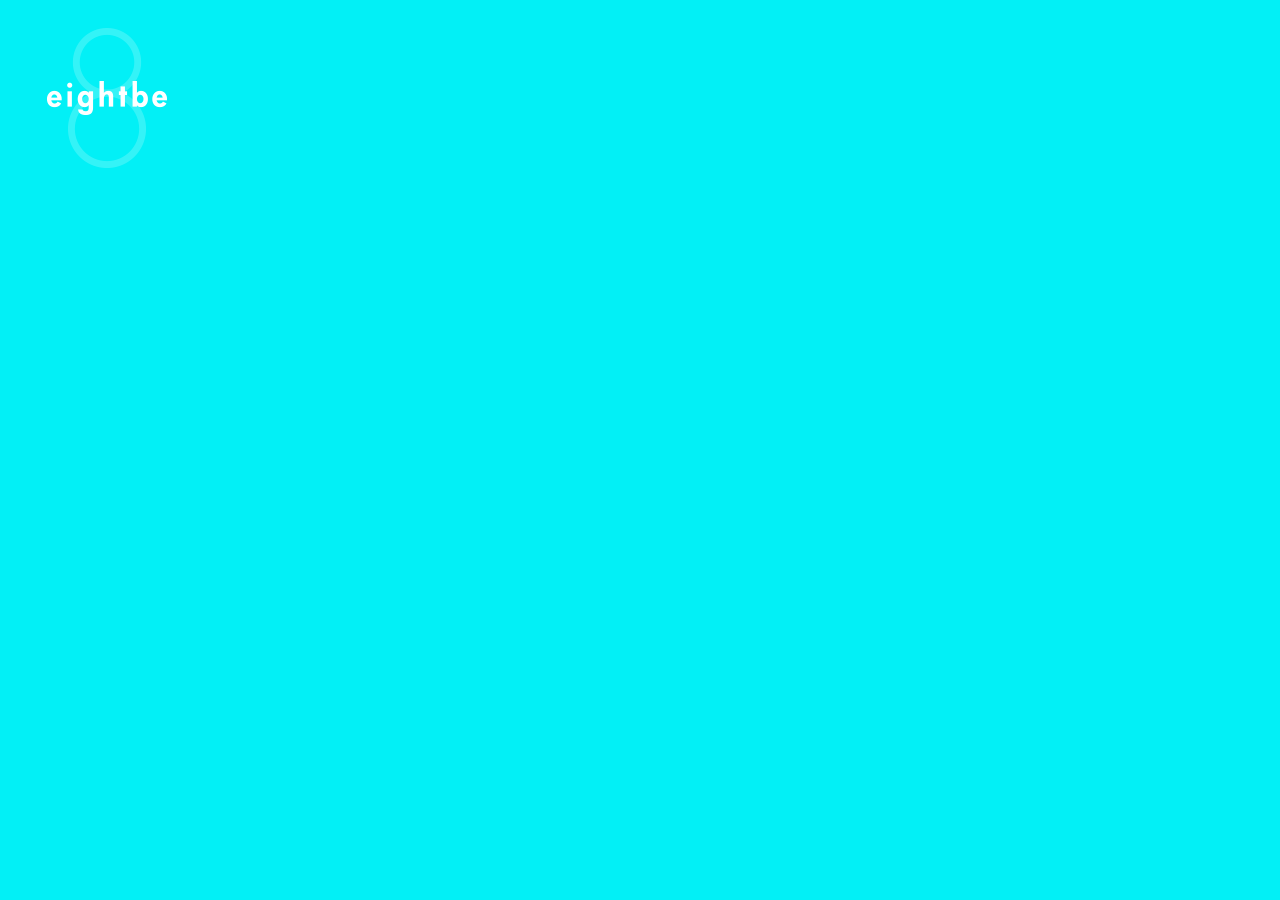
<file: kurukuru/index.html>
<!DOCTYPE html>
<html lang="ja">
	<head>
	<meta charset="utf-8" />
	<title>8の字アニメーション</title>
		<style>

/*--------------------
	header
---------------------*/
#header {
	z-index: 5;
	position: relative;
	height: 180px;
}

.header_logo {
	position: absolute;
	width: 78px;
	height: 140px;
	top: 20px;
	left: 60px;
}

.header_eight {
	position: absolute;
	width: 78px;
	height: 140px;
	background: rgba(255,255,255,0.2);
	mask-image: url("../images/8.svg");
	-webkit-mask-image: url("../images/8.svg");
	-webkit-mask-image: url("../images/8.png");
}

.eight_top {
	position: absolute;
	top: -2px;
	left: 3px;
	width: 72px;
	height: 72px;
	transform: rotate(-135deg);
	opacity: 0;
	transition:  opacity 1s;
}

.eight_bottom {
	position: absolute;
	bottom: -2px;
	left: -1px;
	width: 80px;
	height: 80px;
	transform: rotate(45deg);
	opacity: 0;
	transition:  opacity 1s .5s;
}

.eight_top:before,
.eight_bottom:before {
	content: '';
	display: block;
	position: absolute;
	top: -35px;
	left:  -35px;
	background: url("../images/hikari.png") no-repeat center center;
	width: 95px;
	height: 96px;
}

.header_logo_text {
	position: absolute;
	top: 53px;
	left: 50%;
	margin-left: -60px;
}

.header_logo:hover .eight_top {
	animation: logoAnimeTop 1s  ;
	animation-fill-mode: forwards;
	animation-timing-function: ease-in;
	opacity: 0.5;
}
@-webkit-keyframes logoAnimeTop {
	0%{
		-webkit-transform: rotate(-135deg);
		transform: rotate(-135deg);
	}
	55%{
		-webkit-transform: rotate(225deg);
		transform: rotate(225deg);
	}
	100%{
		-webkit-transform: rotate(225deg);
		transform: rotate(225deg);
	}
}

.header_logo:hover .eight_bottom {
	animation: logoAnimeBottom 1s  ;
	animation-fill-mode: forwards;
	animation-timing-function: ease-out;
	opacity: 1;
}
@-webkit-keyframes logoAnimeBottom {
	0%{
		-webkit-transform: rotate(45deg);
		transform: rotate(45deg);
	}
	55%{
		-webkit-transform: rotate(45deg);
		transform: rotate(45deg);
	}
	100%{
		-webkit-transform: rotate(-315deg);
		transform: rotate(-315deg);
	}
}

#header h1 {
	padding-top: 40px;
	color: #fff;
	text-align: center;
}

#header h1 span.jp {
	letter-spacing: 0.75em;
	display: block;
}

#header h1 span.en {
	font-size: 72px;
	display: block;
	line-height: 1;
	font-weight: 200;
	letter-spacing: 0.15em;
	padding-left: 0.075em;
}


		</style>
	</head>
	<body style="background: #02f0f6;">
		<div id="header">
			<a href="../" class="header_logo" >
				<div class="header_eight">
					<div class="eight_top"></div>
					<div class="eight_bottom"></div>
				</div>
				<img class="header_logo_text" src="../images/head_logo.png" width="" alt="eightbe" />
			</a>
		</div>
	</body>
</html>
</file>
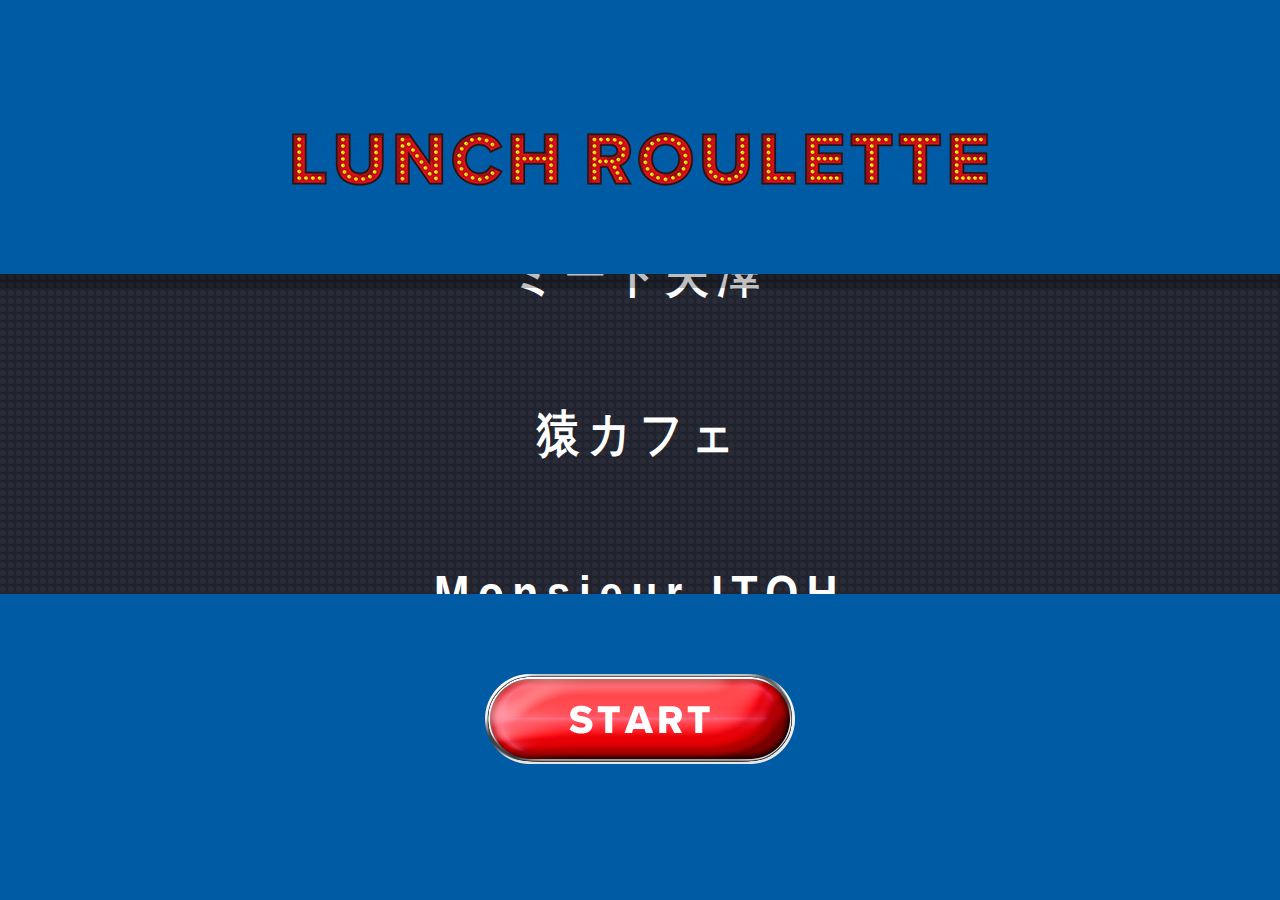
<file: lunch/index.html>
<!doctype html>
<html>
<head>
<meta charset="utf-8">
<meta name="viewport" content="width=device-width,initial-scale=1">
<title>ランチルーレット</title>
<script src="https://ajax.googleapis.com/ajax/libs/jquery/2.2.4/jquery.min.js"></script>
<script src="./js/jquery.easie-min.js"></script>
<script src="./js/index.js"></script>
<link rel="stylesheet" media="all" type="text/css" href="./css/normalize.css" />
<link rel="stylesheet" media="all" type="text/css" href="./css/index.css" />
</head>
<body>
	<div id="preload"></div>
	<div id="main_container">
		<div class="main">
			<h1 class="ttl"><img src="./images/ttl.jpg" width="" alt="ランチルーレット"></h1>
			<div id="roulette">
				<div class="viewarea">
					<div class="wrapper">
						<ul class="shoplist">
							<li>おらが蕎麦</li>
							<li>かつや</li>
							<li>キャンプカレー</li>
							<li>サイゼリア</li>
							<li>さかなやま</li>
							<li>サブウェイ</li>
							<li>じゃけん</li>
							<li>テング酒場</li>
							<li>東京純豆腐</li>
							<li>丸亀製麺</li>
							<li>まるさ水産</li>
							<li>CoCo壱番屋</li>
							<li>しびかま</li>
							<li>きときと</li>
							<li>シルクロード</li>
							<li>百楽</li>
							<li>味仙</li>
							<li>猪口猪口</li>
							<li>歌志軒</li>
							<li>ふらり寿司</li>
							<li>FOR YOU</li>
							<li>Seconda Bambina</li>
							<li>2019</li>
							<li>ソウルダイニング</li>
							<li>想吃担担面</li>
							<li>洋麺屋五右衛門</li>
							<li>とんかつ和幸</li>
							<li>まぐろ小屋本店</li>
							<li>素材屋</li>
							<li>小樽食堂</li>
							<li>ためつ食堂</li>
							<li>サラダボウル</li>
							<li>ホルモンしょうや</li>
							<li>もんじゃ屋</li>
							<li>からあげマウンテン</li>
							<li>聖HIJIRI</li>
							<li>なか卯</li>
							<li>chacha</li>
							<li>ロビコネ</li>
							<li>きたろう</li>
							<li>肉魂</li>
							<li>次郎</li>
							<li>大戸屋</li>
							<li>めしのすけ</li>
							<li>アクバル</li>
							<li>樞</li>
							<li>朧月夜</li>
							<li>魚忠</li>
							<li>レイヤーズ</li>
							<li>びっくりドンキー</li>
							<li>安曇野庵</li>
							<li>銀座ライオン</li>
							<li>神戸六甲道・ぎゅんた</li>
							<li>ミート矢澤</li>
							<li>猿カフェ</li>
							<li>Monsieur ITOH</li>
						</ul>
					</div>
				</div>
			</div>
			<button id="button"></button>
			<!--<a href="javascript:void(0);" id="btn_shuffle">シャッフルする</a>-->
		</div>
	</div>
	<div id="test"style="position: fixed; top:0;right: 0;z-index: 9999;font-size: 30px;color: #fff;"></div>
	<div id="test2"style="position: fixed; top:0;left: 0;z-index: 9999;font-size: 30px;color: #fff;"></div>
</body>
</html>
</file>
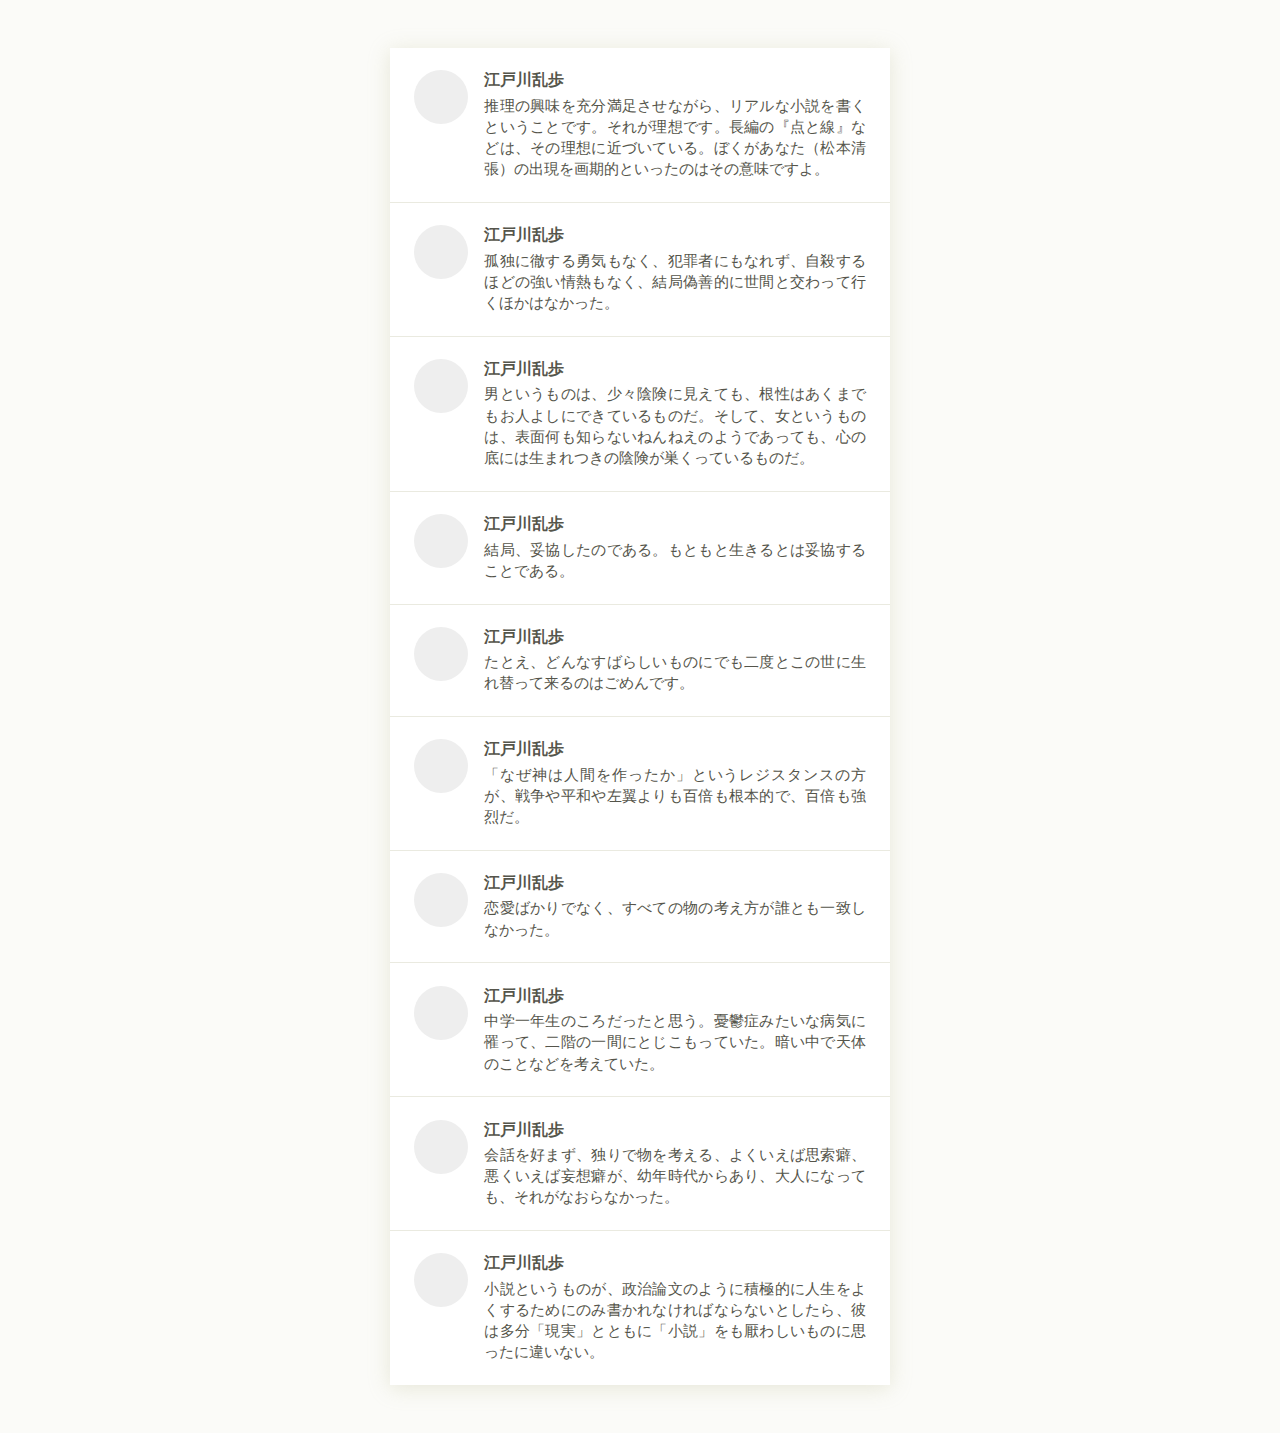
<file: modal/index.html>
<!DOCTYPE html>
<html lang="ja">
<head>
	<meta charset="UTF-8">
	<meta name="viewport" content="width=device-width, initial-scale=1.0">
	<meta http-equiv="X-UA-Compatible" content="ie=edge">
	<title>JSでiOSにも配慮した背景固定なスクロール対応のモーダルウィンドウ</title>
	<link rel="stylesheet" type="text/css" href="./css/index.css"/>
	<script src="http://code.jquery.com/jquery-3.3.1.min.js"></script>
	<script type="text/javascript" src="./js/index.js"></script>
</head>
<body>
	<ol class="timeline">
		<li data-modal="modal_a">
			<div class="avatar"></div>
			<section class="content">
				<span>江戸川乱歩</span>
				<p>推理の興味を充分満足させながら、リアルな小説を書くということです。それが理想です。長編の『点と線』などは、その理想に近づいている。ぼくがあなた（松本清張）の出現を画期的といったのはその意味ですよ。</p>
			</section>
		</li>
		<li data-modal="modal_b">
			<div class="avatar"></div>
			<section class="content">
				<span>江戸川乱歩</span>
				<p>孤独に徹する勇気もなく、犯罪者にもなれず、自殺するほどの強い情熱もなく、結局偽善的に世間と交わって行くほかはなかった。</p>
			</section>
		</li>
		<li data-modal="modal_c">
			<div class="avatar"></div>
			<section class="content">
				<span>江戸川乱歩</span>
				<p>男というものは、少々陰険に見えても、根性はあくまでもお人よしにできているものだ。そして、女というものは、表面何も知らないねんねえのようであっても、心の底には生まれつきの陰険が巣くっているものだ。</p>
			</section>
		</li>
		<li data-modal="modal_d">
			<div class="avatar"></div>
			<section class="content">
				<span>江戸川乱歩</span>
				<p>結局、妥協したのである。もともと生きるとは妥協することである。</p>
			</section>
		</li>
		<li data-modal="modal_a">
			<div class="avatar"></div>
			<section class="content">
				<span>江戸川乱歩</span>
				<p>たとえ、どんなすばらしいものにでも二度とこの世に生れ替って来るのはごめんです。</p>
			</section>
		</li>
		<li data-modal="modal_b">
			<div class="avatar"></div>
			<section class="content">
				<span>江戸川乱歩</span>
				<p>「なぜ神は人間を作ったか」というレジスタンスの方が、戦争や平和や左翼よりも百倍も根本的で、百倍も強烈だ。</p>
			</section>
		</li>
		<li data-modal="modal_c">
			<div class="avatar"></div>
			<section class="content">
				<span>江戸川乱歩</span>
				<p>恋愛ばかりでなく、すべての物の考え方が誰とも一致しなかった。</p>
			</section>
		</li>
		<li data-modal="modal_d">
			<div class="avatar"></div>
			<section class="content">
				<span>江戸川乱歩</span>
				<p>中学一年生のころだったと思う。憂鬱症みたいな病気に罹って、二階の一間にとじこもっていた。暗い中で天体のことなどを考えていた。</p>
			</section>
		</li>
		<li data-modal="modal_e">
			<div class="avatar"></div>
			<section class="content">
				<span>江戸川乱歩</span>
				<p>会話を好まず、独りで物を考える、よくいえば思索癖、悪くいえば妄想癖が、幼年時代からあり、大人になっても、それがなおらなかった。</p>
			</section>
		</li>
		<li data-modal="modal_f">
			<div class="avatar"></div>
			<section class="content">
				<span>江戸川乱歩</span>
				<p>小説というものが、政治論文のように積極的に人生をよくするためにのみ書かれなければならないとしたら、彼は多分「現実」とともに「小説」をも厭わしいものに思ったに違いない。</p>
			</section>
		</li>
	</ol>
	<div class="overlay">
		<div class="container">
			<div class="inner">
				<ul class="modal_list">
					<li class="modal" id="modal_a">
						<p>さて、何から書き初めたらいいのか、余りに人間離れのした、奇怪千万な事実なので、こうした、人間世界で使われる、手紙という様な方法では、妙に面おもはゆくて、筆の鈍るのを覚えます。でも、迷っていても仕方がございません。兎も角も、事の起りから、順を追って、書いて行くことに致しましょう。</p>
						<p>私は生れつき、世にも醜い容貌の持主でございます。これをどうか、はっきりと、お覚えなすっていて下さいませ。そうでないと、若し、あなたが、この無躾な願いを容いれて、私にお逢あい下さいました場合、たださえ醜い私の顔が、長い月日の不健康な生活の為ために、二ふた目と見られぬ、ひどい姿になっているのを、何の予備知識もなしに、あなたに見られるのは、私としては、堪たえ難がたいことでございます。</p>
						<p>私という男は、何と因果な生れつきなのでありましょう。そんな醜い容貌を持ちながら、胸の中では、人知れず、世にも烈はげしい情熱を、燃もやしていたのでございます。私は、お化ばけのような顔をした、その上極ごく貧乏な、一職人に過ぎない私の現実を忘れて、身の程知らぬ、甘美な、贅沢ぜいたくな、種々様々の「夢」にあこがれていたのでございます。</p>
						<p>私が若し、もっと豊な家に生れていましたなら、金銭の力によって、色々の遊戯に耽ふけり、醜貌しゅうぼうのやるせなさを、まぎらすことが出来たでもありましょう。それとも又、私に、もっと芸術的な天分が、与えられていましたなら、例えば美しい詩歌によって、此世このよの味気あじきなさを、忘れることが出来たでもありましょう。併しかし、不幸な私は、何いずれの恵みにも浴することが出来ず、哀れな、一家具職人の子として、親譲りの仕事によって、其日そのひ其日の暮しを、立てて行く外ほかはないのでございました。</p>
						<p>私の専門は、様々の椅子いすを作ることでありました。私の作った椅子は、どんな難しい註文主にも、きっと気に入るというので、商会でも、私には特別に目をかけて、仕事も、上物じょうものばかりを、廻して呉くれて居りました。そんな上物になりますと、凭もたれや肘掛ひじかけの彫りものに、色々むずかしい註文があったり、クッションの工合ぐあい、各部の寸法などに、微妙な好みがあったりして、それを作る者には、一寸ちょっと素人の想像出来ない様な苦心が要るのでございますが、でも、苦心をすればした丈け、出来上った時の愉快というものはありません。生意気を申す様ですけれど、その心持ちは、芸術家が立派な作品を完成した時の喜びにも、比ぶべきものではないかと存じます。</p>
						<button class="button" type="button">閉じる</button>
					</li>
					<li class="modal" id="modal_b">
						<p>私が若し、もっと豊な家に生れていましたなら、金銭の力によって、色々の遊戯に耽ふけり、醜貌しゅうぼうのやるせなさを、まぎらすことが出来たでもありましょう。それとも又、私に、もっと芸術的な天分が、与えられていましたなら、例えば美しい詩歌によって、此世このよの味気あじきなさを、忘れることが出来たでもありましょう。併しかし、不幸な私は、何いずれの恵みにも浴することが出来ず、哀れな、一家具職人の子として、親譲りの仕事によって、其日そのひ其日の暮しを、立てて行く外ほかはないのでございました。</p>
						<p>私の専門は、様々の椅子いすを作ることでありました。私の作った椅子は、どんな難しい註文主にも、きっと気に入るというので、商会でも、私には特別に目をかけて、仕事も、上物じょうものばかりを、廻して呉くれて居りました。そんな上物になりますと、凭もたれや肘掛ひじかけの彫りものに、色々むずかしい註文があったり、クッションの工合ぐあい、各部の寸法などに、微妙な好みがあったりして、それを作る者には、一寸ちょっと素人の想像出来ない様な苦心が要るのでございますが、でも、苦心をすればした丈け、出来上った時の愉快というものはありません。生意気を申す様ですけれど、その心持ちは、芸術家が立派な作品を完成した時の喜びにも、比ぶべきものではないかと存じます。</p>
						<button class="button" type="button">閉じる</button>
					</li>
					<li class="modal" id="modal_c">
						<p>私が若し、もっと豊な家に生れていましたなら、金銭の力によって、色々の遊戯に耽ふけり、醜貌しゅうぼうのやるせなさを、まぎらすことが出来たでもありましょう。それとも又、私に、もっと芸術的な天分が、与えられていましたなら、例えば美しい詩歌によって、此世このよの味気あじきなさを、忘れることが出来たでもありましょう。併しかし、不幸な私は、何いずれの恵みにも浴することが出来ず、哀れな、一家具職人の子として、親譲りの仕事によって、其日そのひ其日の暮しを、立てて行く外ほかはないのでございました。</p>
						<p>私の専門は、様々の椅子いすを作ることでありました。私の作った椅子は、どんな難しい註文主にも、きっと気に入るというので、商会でも、私には特別に目をかけて、仕事も、上物じょうものばかりを、廻して呉くれて居りました。そんな上物になりますと、凭もたれや肘掛ひじかけの彫りものに、色々むずかしい註文があったり、クッションの工合ぐあい、各部の寸法などに、微妙な好みがあったりして、それを作る者には、一寸ちょっと素人の想像出来ない様な苦心が要るのでございますが、でも、苦心をすればした丈け、出来上った時の愉快というものはありません。生意気を申す様ですけれど、その心持ちは、芸術家が立派な作品を完成した時の喜びにも、比ぶべきものではないかと存じます。</p>
						<button class="button" type="button">閉じる</button>
					</li>
					<li class="modal" id="modal_d">
						<p>さて、何から書き初めたらいいのか、余りに人間離れのした、奇怪千万な事実なので、こうした、人間世界で使われる、手紙という様な方法では、妙に面おもはゆくて、筆の鈍るのを覚えます。でも、迷っていても仕方がございません。兎も角も、事の起りから、順を追って、書いて行くことに致しましょう。</p>
						<p>私は生れつき、世にも醜い容貌の持主でございます。これをどうか、はっきりと、お覚えなすっていて下さいませ。そうでないと、若し、あなたが、この無躾な願いを容いれて、私にお逢あい下さいました場合、たださえ醜い私の顔が、長い月日の不健康な生活の為ために、二ふた目と見られぬ、ひどい姿になっているのを、何の予備知識もなしに、あなたに見られるのは、私としては、堪たえ難がたいことでございます。</p>
						<p>私という男は、何と因果な生れつきなのでありましょう。そんな醜い容貌を持ちながら、胸の中では、人知れず、世にも烈はげしい情熱を、燃もやしていたのでございます。私は、お化ばけのような顔をした、その上極ごく貧乏な、一職人に過ぎない私の現実を忘れて、身の程知らぬ、甘美な、贅沢ぜいたくな、種々様々の「夢」にあこがれていたのでございます。</p>
						<p>私が若し、もっと豊な家に生れていましたなら、金銭の力によって、色々の遊戯に耽ふけり、醜貌しゅうぼうのやるせなさを、まぎらすことが出来たでもありましょう。それとも又、私に、もっと芸術的な天分が、与えられていましたなら、例えば美しい詩歌によって、此世このよの味気あじきなさを、忘れることが出来たでもありましょう。併しかし、不幸な私は、何いずれの恵みにも浴することが出来ず、哀れな、一家具職人の子として、親譲りの仕事によって、其日そのひ其日の暮しを、立てて行く外ほかはないのでございました。</p>
						<p>私の専門は、様々の椅子いすを作ることでありました。私の作った椅子は、どんな難しい註文主にも、きっと気に入るというので、商会でも、私には特別に目をかけて、仕事も、上物じょうものばかりを、廻して呉くれて居りました。そんな上物になりますと、凭もたれや肘掛ひじかけの彫りものに、色々むずかしい註文があったり、クッションの工合ぐあい、各部の寸法などに、微妙な好みがあったりして、それを作る者には、一寸ちょっと素人の想像出来ない様な苦心が要るのでございますが、でも、苦心をすればした丈け、出来上った時の愉快というものはありません。生意気を申す様ですけれど、その心持ちは、芸術家が立派な作品を完成した時の喜びにも、比ぶべきものではないかと存じます。</p>
						<button class="button" type="button">閉じる</button>
					</li>
					<li class="modal" id="modal_e">
						<p>私が若し、もっと豊な家に生れていましたなら、金銭の力によって、色々の遊戯に耽ふけり、醜貌しゅうぼうのやるせなさを、まぎらすことが出来たでもありましょう。それとも又、私に、もっと芸術的な天分が、与えられていましたなら、例えば美しい詩歌によって、此世このよの味気あじきなさを、忘れることが出来たでもありましょう。併しかし、不幸な私は、何いずれの恵みにも浴することが出来ず、哀れな、一家具職人の子として、親譲りの仕事によって、其日そのひ其日の暮しを、立てて行く外ほかはないのでございました。</p>
						<p>私の専門は、様々の椅子いすを作ることでありました。私の作った椅子は、どんな難しい註文主にも、きっと気に入るというので、商会でも、私には特別に目をかけて、仕事も、上物じょうものばかりを、廻して呉くれて居りました。そんな上物になりますと、凭もたれや肘掛ひじかけの彫りものに、色々むずかしい註文があったり、クッションの工合ぐあい、各部の寸法などに、微妙な好みがあったりして、それを作る者には、一寸ちょっと素人の想像出来ない様な苦心が要るのでございますが、でも、苦心をすればした丈け、出来上った時の愉快というものはありません。生意気を申す様ですけれど、その心持ちは、芸術家が立派な作品を完成した時の喜びにも、比ぶべきものではないかと存じます。</p>
						<button class="button" type="button">閉じる</button>
					</li>
					<li class="modal" id="modal_f">
						<p>さて、何から書き初めたらいいのか、余りに人間離れのした、奇怪千万な事実なので、こうした、人間世界で使われる、手紙という様な方法では、妙に面おもはゆくて、筆の鈍るのを覚えます。でも、迷っていても仕方がございません。兎も角も、事の起りから、順を追って、書いて行くことに致しましょう。</p>
						<p>私は生れつき、世にも醜い容貌の持主でございます。これをどうか、はっきりと、お覚えなすっていて下さいませ。そうでないと、若し、あなたが、この無躾な願いを容いれて、私にお逢あい下さいました場合、たださえ醜い私の顔が、長い月日の不健康な生活の為ために、二ふた目と見られぬ、ひどい姿になっているのを、何の予備知識もなしに、あなたに見られるのは、私としては、堪たえ難がたいことでございます。</p>
						<p>私という男は、何と因果な生れつきなのでありましょう。そんな醜い容貌を持ちながら、胸の中では、人知れず、世にも烈はげしい情熱を、燃もやしていたのでございます。私は、お化ばけのような顔をした、その上極ごく貧乏な、一職人に過ぎない私の現実を忘れて、身の程知らぬ、甘美な、贅沢ぜいたくな、種々様々の「夢」にあこがれていたのでございます。</p>
						<p>私が若し、もっと豊な家に生れていましたなら、金銭の力によって、色々の遊戯に耽ふけり、醜貌しゅうぼうのやるせなさを、まぎらすことが出来たでもありましょう。それとも又、私に、もっと芸術的な天分が、与えられていましたなら、例えば美しい詩歌によって、此世このよの味気あじきなさを、忘れることが出来たでもありましょう。併しかし、不幸な私は、何いずれの恵みにも浴することが出来ず、哀れな、一家具職人の子として、親譲りの仕事によって、其日そのひ其日の暮しを、立てて行く外ほかはないのでございました。</p>
						<p>私の専門は、様々の椅子いすを作ることでありました。私の作った椅子は、どんな難しい註文主にも、きっと気に入るというので、商会でも、私には特別に目をかけて、仕事も、上物じょうものばかりを、廻して呉くれて居りました。そんな上物になりますと、凭もたれや肘掛ひじかけの彫りものに、色々むずかしい註文があったり、クッションの工合ぐあい、各部の寸法などに、微妙な好みがあったりして、それを作る者には、一寸ちょっと素人の想像出来ない様な苦心が要るのでございますが、でも、苦心をすればした丈け、出来上った時の愉快というものはありません。生意気を申す様ですけれど、その心持ちは、芸術家が立派な作品を完成した時の喜びにも、比ぶべきものではないかと存じます。</p>
						<button class="button" type="button">閉じる</button>
					</li>
				</ul>
				<section class="modal">
				</section>
			</div>
		</div>
	</div>
</body>
</html>
</file>
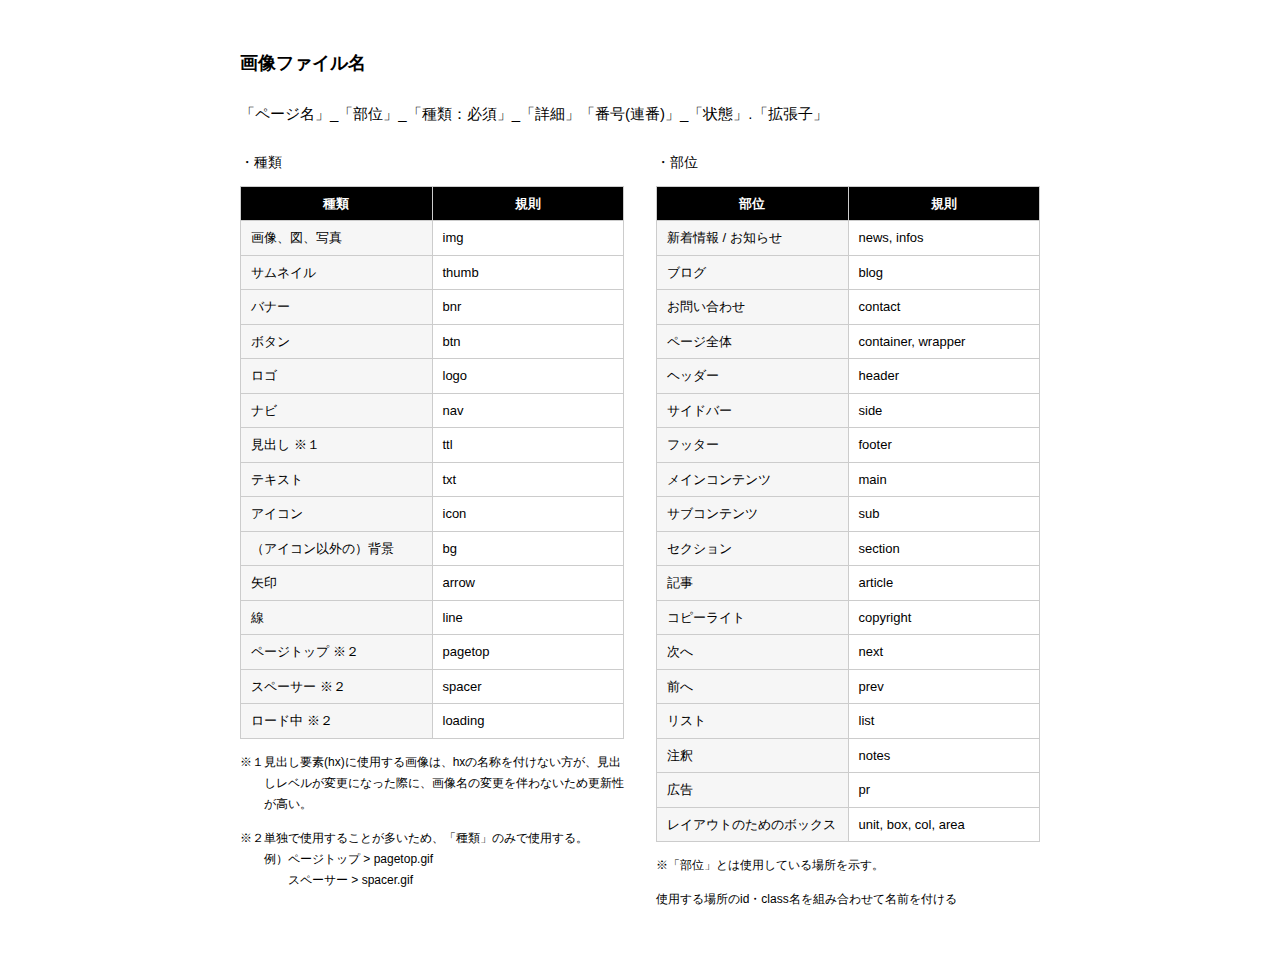
<file: name/index.html>
<!DOCTYPE html>
<html lang="ja">
<head>
	<meta charset="UTF-8">
	<meta name="viewport" content="width=device-width, initial-scale=1.0">
	<title>画像ファイル名｜チートシート</title>	
	<link href="css/index.css" rel="stylesheet">
</head>
<body>

	<div id="container">
		<div id="conts" class="clearfix">
			<h1>画像ファイル名</h1>
			<p class="catch">「ページ名」_「部位」_「種類：必須」_「詳細」「番号(連番)」_「状態」.「拡張子」</p>
			<section class="type">
				<h2>・種類</h2>
				<table>
					<colgroup>
						<col class="col01">
						<col class="col02">
					</colgroup>
					<tr>
						<th>種類</th>
						<th>規則</th>
					</tr>
					<tr>
						<td>画像、図、写真</td>
						<td>img</td>
					</tr>
					<tr>
						<td>サムネイル</td>
						<td>thumb</td>
					</tr>
					<tr>
						<td>バナー</td>
						<td>bnr</td>
					</tr>
					<tr>
						<td>ボタン</td>
						<td>btn</td>
					</tr>
					<tr>
						<td>ロゴ</td>
						<td>logo</td>
					</tr>
					<tr>
						<td>ナビ</td>
						<td>nav</td>
					</tr>
					<tr>
						<td>見出し ※１</td>
						<td>ttl</td>
					</tr>
					<tr>
						<td>テキスト</td>
						<td>txt</td>
					</tr>
					<tr>
						<td>アイコン</td>
						<td>icon</td>
					</tr>
					<tr>
						<td>（アイコン以外の）背景</td>
						<td>bg</td>
					</tr>
					<tr>
						<td>矢印</td>
						<td>arrow</td>
					</tr>
					<tr>
						<td>線</td>
						<td>line</td>
					</tr>
					<tr>
						<td>ページトップ ※２</td>
						<td>pagetop</td>
					</tr>
					<tr>
						<td>スペーサー ※２</td>
						<td>spacer</td>
					</tr>
					<tr>
						<td>ロード中 ※２</td>
						<td>loading</td>
					</tr>
				</table>
				<ul class="notes">
					<li>※１見出し要素(hx)に使用する画像は、hxの名称を付けない方が、見出しレベルが変更になった際に、画像名の変更を伴わないため更新性が高い。</li>
					<li>※２単独で使用することが多いため、「種類」のみで使用する。<br>
						例）ページトップ &gt; pagetop.gif<br>
						　　スペーサー &gt;  spacer.gif</li>
				</ul>
			</section>
			
			<section class="region">
				<h2>・部位</h2>
				<table>
					<colgroup>
						<col class="col01">
						<col class="col02">
					</colgroup>
					<tr>
						<th>部位</th>
						<th>規則</th>
					</tr>
					<tr>
						<td>新着情報 / お知らせ</td>
						<td>news, infos</td>
					</tr>
					<tr>
						<td>ブログ</td>
						<td>blog</td>
					</tr>
					<tr>
						<td>お問い合わせ</td>
						<td>contact</td>
					</tr>
					<tr>
						<td>ページ全体</td>
						<td>container, wrapper</td>
					</tr>
					<tr>
						<td>ヘッダー</td>
						<td>header</td>
					</tr>
					<tr>
						<td>サイドバー</td>
						<td>side</td>
					</tr>
					<tr>
						<td>フッター</td>
						<td>footer</td>
					</tr>
					<tr>
						<td>メインコンテンツ</td>
						<td>main</td>
					</tr>
					<tr>
						<td>サブコンテンツ</td>
						<td>sub</td>
					</tr>
					<tr>
						<td>セクション</td>
						<td>section</td>
					</tr>
					<tr>
						<td>記事</td>
						<td>article</td>
					</tr>
					<tr>
						<td>コピーライト</td>
						<td>copyright</td>
					</tr>
					<tr>
						<td>次へ</td>
						<td>next</td>
					</tr>
					<tr>
						<td>前へ</td>
						<td>prev</td>
					</tr>
					<tr>
						<td>リスト</td>
						<td>list</td>
					</tr>
					<tr>
						<td>注釈</td>
						<td>notes</td>
					</tr>
					<tr>
						<td>広告</td>
						<td>pr</td>
					</tr>
					<tr>
						<td>レイアウトのためのボックス</td>
						<td>unit, box, col, area</td>
					</tr>
				</table>
				<ul class="notes">
					<li>※「部位」とは使用している場所を示す。</li>
					<li>使用する場所のid・class名を組み合わせて名前を付ける</li>
				</ul>
			</section>
	
			<!-- <div class="pdf">
				<p>PDFファイルは<a href="pdf/file_cheatsheet.pdf" target="_blank">コチラ</a></p>
			</div> -->
		</div>
	</div>
	
</body>
</html>
</file>
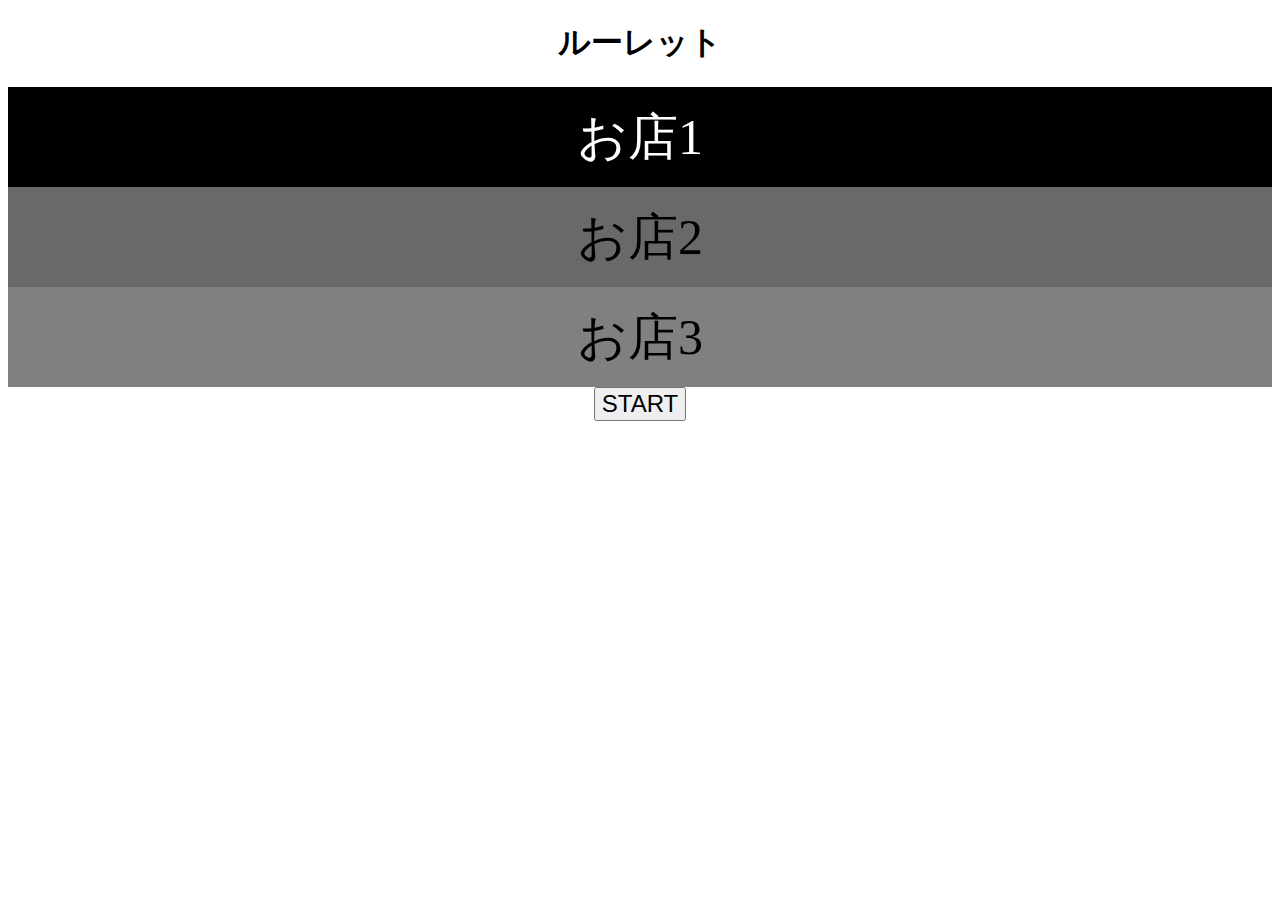
<file: roulette/index.html>
<!DOCTYPE html>
<html>
<head>
	<meta charset="utf-8">
<meta name="viewport" content="width=device-width,initial-scale=1">
	<title>ルーレット</title>
	<style>
	body {
		text-align: center;
	}
	ul,li {
		margin: 0;
		padding: 0;
	}
	.viewarea {
		height:300px;
		overflow: hidden;
		position: relative;
		width: 100%;
	}
	.wrapper {
		width: 100%;
		position: absolute;
		top: 0;
		left: 0;
	}
	.shoplist li {
		height: 100px;
		line-height: 100px;
		font-size: 50px;
		width: 100%;
		text-align: center;
	}
	.shoplist li:nth-child(1) {
		background: #000;
		color: #fff;
	}
	.shoplist li:nth-child(2) {
		background: #696969;
	}
	.shoplist li:nth-child(3) {
			background: #808080;
	}
	.shoplist li:nth-child(4) {
		background: #a9a9a9;
	}
	.shoplist li:nth-child(5) {
		background: #c0c0c0;
	}
	.shoplist li:nth-child(6) {
			background: #d3d3d3;
	}
	.shoplist li:nth-child(7) {
		background: #dcdcdc;
	}
	.shoplist li:nth-child(8) {
		background: #f5f5f5;
	}
	.shoplist li:nth-child(9) {
			background: #fff;
	}
	.shoplist li:nth-child(10) {
			background: #fffafa;
	}
	#button {
		font-size: 24px;
	}
	</style>
</head>
<body>
	<h1>ルーレット</h1>
	<div>
		<div class="viewarea">
			<div class="wrapper">
				<ul class="shoplist">
					<li>お店1</li>
					<li>お店2</li>
					<li>お店3</li>
					<li>お店4</li>
					<li>お店5</li>
					<li>お店6</li>
					<li>お店7</li>
					<li>お店8</li>
					<li>お店9</li>
					<li>お店10</li>
				</ul>
			</div>
		</div>
		<button id="button">START</button>
	</div>
	<script src="https://ajax.googleapis.com/ajax/libs/jquery/2.2.4/jquery.min.js"></script>
	<script src="./jquery.easie-min.js"></script>
	<script>
	$(function(){
		var count = 0;
		var listlength = $('.shoplist').find('li').length;
		var rollingSpeed = 100;
		var listHeight = 100;
		var timer;

		function startTimer() {
			timer = setInterval (function() {
				rollList();
			},rollingSpeed);
		}

		function stopTimer() {
			clearInterval(timer);
		}

		$('.shoplist').clone().appendTo('.wrapper');
		function rollList() {
			count ++;
			$('.wrapper').animate({'top':  '-=' + listHeight+'px'},rollingSpeed,'easieEaseIn',
				function() {
					positionInit();
				});
		}
		function positionInit() {
			if(count % listlength == 0){
				$('.wrapper').css({'top':0});
				count = 0;
			}
		}
		$('#button').on('click',function () {
			if($(this).hasClass('is_stop')){
				$(this).removeClass('is_stop').html('START');
				stopTimer();
			}else {
				$(this).addClass('is_stop').html('STOP');
				startTimer();
			}
		});
	});

	</script>
</body>
</html>
</file>
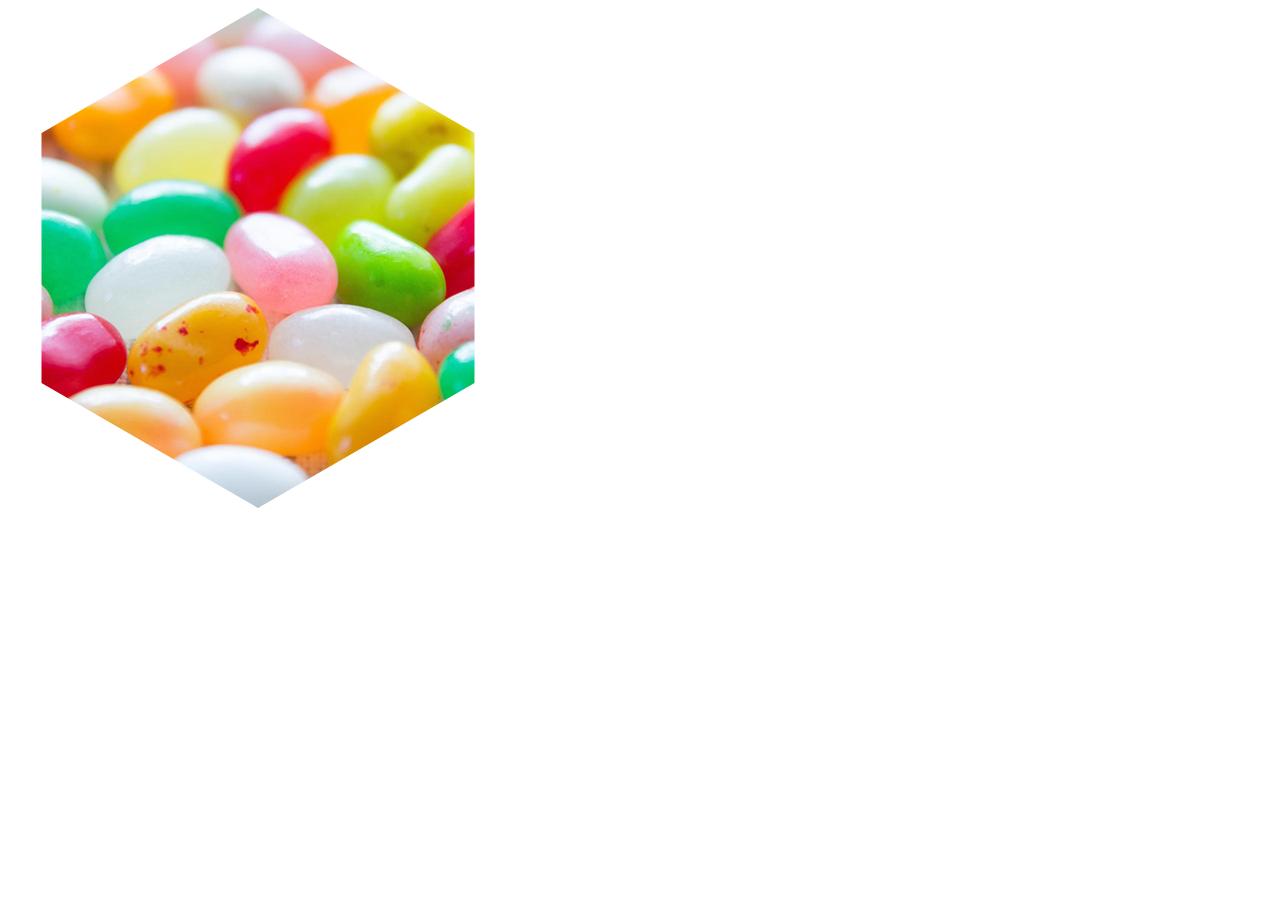
<file: svg/index.html>
<!DOCTYPE html>
<html lang="ja">
	<head>
		<meta charset="utf-8" />
		<title>SVG clip path</title>
		<style>
			.clipped {
				clip-path: url("#hexagon");
			}
		</style>
	</head>
	<body>
	<svg width="0" height="0" style="position: absolute;">
		<defs>
		<clipPath id="hexagon" clipPathUnits="objectBoundingBox">
			<polygon points=".5,0 .933,.25 .933,.75 .5,1 .067,.75 .067,.25"/>
		</clipPath>
		</defs>
	</svg>
	<svg width="500" height="500">
		<image class="clipped" xlink:href="./images/jelly-beans.jpg" width="100%" height="100%"/>
	</svg>
	</body>
</html>
</file>
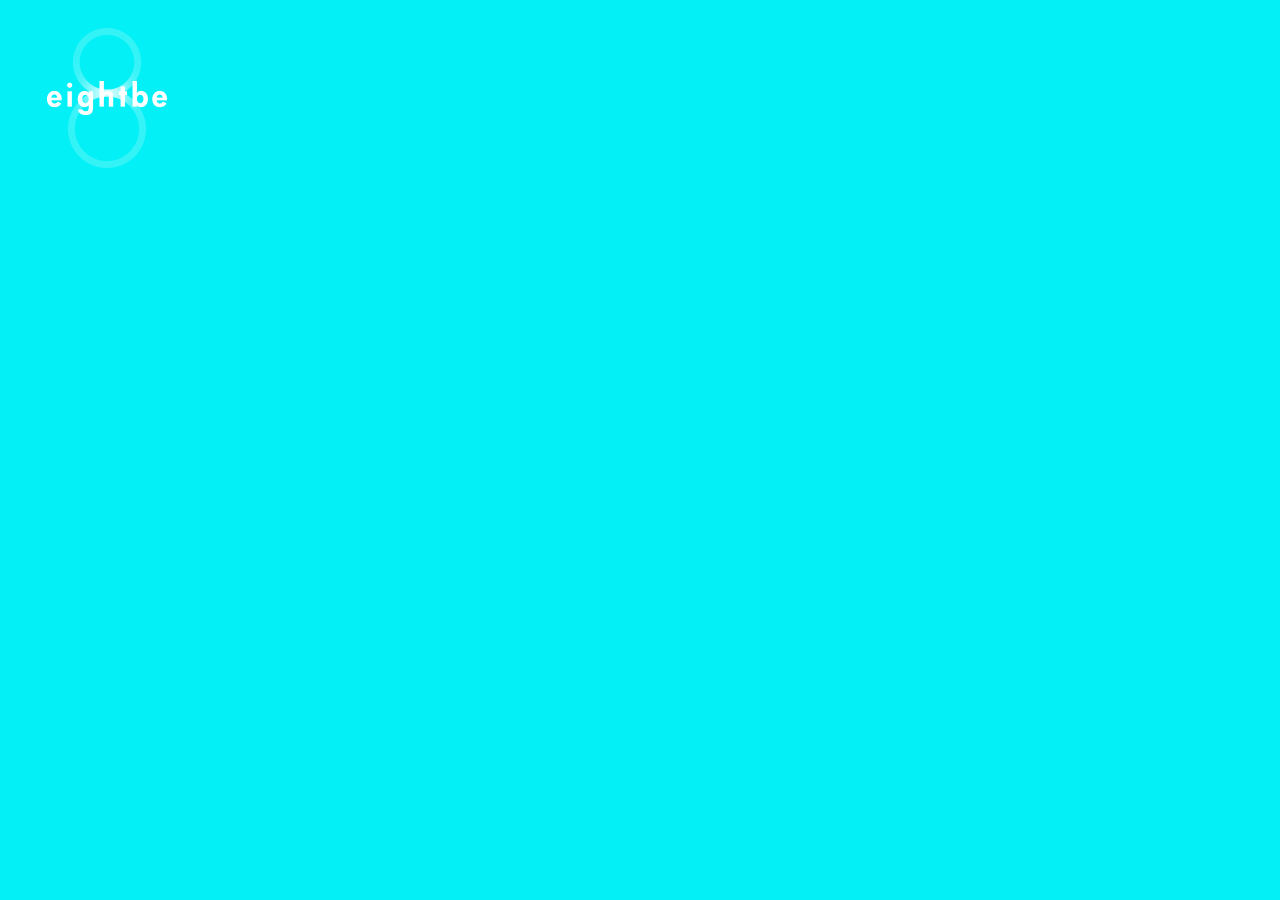
<file: kurukuru.html>
<!DOCTYPE html>
<html lang="ja">
	<head>
	<meta charset="utf-8" />
	<title>8の字アニメーション</title>
		<style>

/*--------------------
	header
---------------------*/
#header {
	z-index: 5;
	position: relative;
	height: 180px;
}

.header_logo {
	position: absolute;
	width: 78px;
	height: 140px;
	top: 20px;
	left: 60px;
}

.header_eight {
	position: absolute;
	width: 78px;
	height: 140px;
	background: rgba(255,255,255,0.2);
	mask-image: url("../images/8.png");
	-webkit-mask-image: url("../images/8.png");/**/
}

.eight_top {
	position: absolute;
	top: -2px;
	left: 3px;
	width: 72px;
	height: 72px;
	transform: rotate(-135deg);
	transition: transform .2s;
}

.eight_top:before {
	content: '';
	display: block;
	position: absolute;
	top: -35px;
	left:  -35px;
	background: url("../images/hikari.png") no-repeat center center;
	width: 95px;
	height: 96px;
}

.eight_bottom {
	position: absolute;
	bottom: -2px;
	left: -1px;
	width: 80px;
	height: 80px;
	transform: rotate(45deg);
}

.eight_bottom:before {
	content: '';
	display: block;
	position: absolute;
	top: -35px;
	left:  -34px;
	background: url("../images/hikari.png") no-repeat center center;
	width: 95px;
	height: 96px;
}

.header_logo_text {
	position: absolute;
	top: 53px;
	left: 50%;
	margin-left: -60px;
}

.header_logo:hover .eight_top {
	animation: logoAnimeTop 1s  ;
	animation-fill-mode: forwards;
	animation-timing-function: ease-in;
}
@-webkit-keyframes logoAnimeTop {
	0%{
		transform: rotate(-135deg);
	}
	55%{
		transform: rotate(225deg);
	}
	100%{
		transform: rotate(225deg);
	}
}

.header_logo:hover .eight_bottom {
	animation: logoAnimeBottom 1s  ;
	animation-fill-mode: forwards;
	animation-timing-function: ease-out;
}
@-webkit-keyframes logoAnimeBottom {
	0%{
		transform: rotate(45deg);
	}
	55%{
		transform: rotate(45deg);
	}
	100%{
		transform: rotate(-315deg);
	}
}

#header h1 {
	padding-top: 40px;
	color: #fff;
	text-align: center;
}

#header h1 span.jp {
	letter-spacing: 0.75em;
	display: block;
}

#header h1 span.en {
	font-size: 72px;
	display: block;
	line-height: 1;
	font-weight: 200;
	letter-spacing: 0.15em;
	padding-left: 0.075em;
}
		</style>
	</head>
	<body style="background: #02f0f6;">
		<div id="header">
			<a href="../" class="header_logo" >
				<div class="header_eight">
					<div class="eight_top"></div>
					<div class="eight_bottom"></div>
				</div>
				<img class="header_logo_text" src="../images/head_logo.png" width="" alt="eightbe" />
			</a>
		</div>
	</body>
</html>
</file>
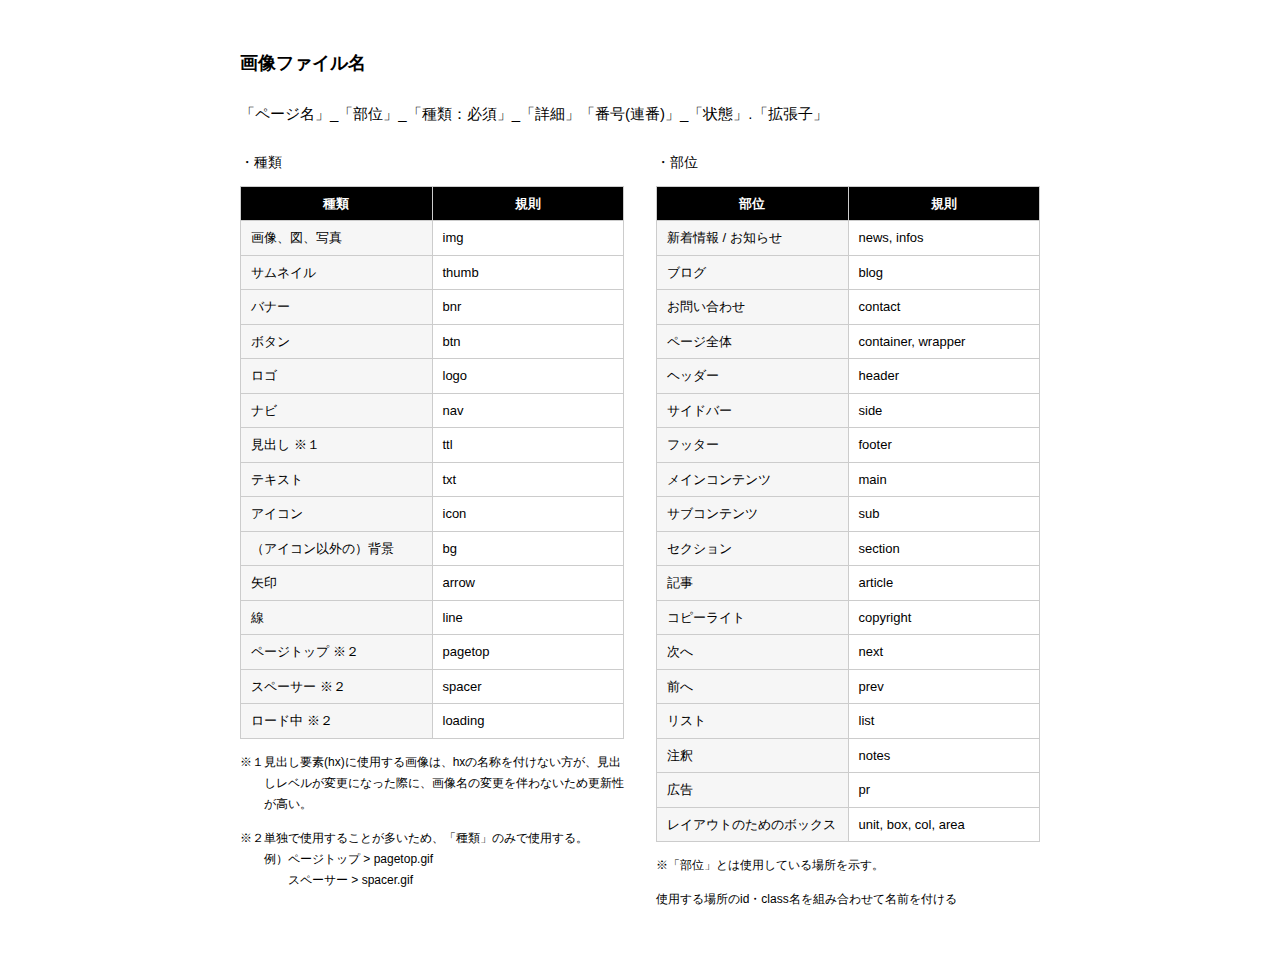
<file: name/name.html>
<!DOCTYPE html>
<html lang="ja">
<head>
	<meta charset="UTF-8">
	<meta name="viewport" content="width=device-width, initial-scale=1.0">
	<title>画像ファイル名｜チートシート</title>	
	<link href="css/index.css" rel="stylesheet">
</head>
<body>

	<div id="container">
		<div id="conts" class="clearfix">
			<h1>画像ファイル名</h1>
			<p class="catch">「ページ名」_「部位」_「種類：必須」_「詳細」「番号(連番)」_「状態」.「拡張子」</p>
			<section class="type">
				<h2>・種類</h2>
				<table>
					<colgroup>
						<col class="col01">
						<col class="col02">
					</colgroup>
					<tr>
						<th>種類</th>
						<th>規則</th>
					</tr>
					<tr>
						<td>画像、図、写真</td>
						<td>img</td>
					</tr>
					<tr>
						<td>サムネイル</td>
						<td>thumb</td>
					</tr>
					<tr>
						<td>バナー</td>
						<td>bnr</td>
					</tr>
					<tr>
						<td>ボタン</td>
						<td>btn</td>
					</tr>
					<tr>
						<td>ロゴ</td>
						<td>logo</td>
					</tr>
					<tr>
						<td>ナビ</td>
						<td>nav</td>
					</tr>
					<tr>
						<td>見出し ※１</td>
						<td>ttl</td>
					</tr>
					<tr>
						<td>テキスト</td>
						<td>txt</td>
					</tr>
					<tr>
						<td>アイコン</td>
						<td>icon</td>
					</tr>
					<tr>
						<td>（アイコン以外の）背景</td>
						<td>bg</td>
					</tr>
					<tr>
						<td>矢印</td>
						<td>arrow</td>
					</tr>
					<tr>
						<td>線</td>
						<td>line</td>
					</tr>
					<tr>
						<td>ページトップ ※２</td>
						<td>pagetop</td>
					</tr>
					<tr>
						<td>スペーサー ※２</td>
						<td>spacer</td>
					</tr>
					<tr>
						<td>ロード中 ※２</td>
						<td>loading</td>
					</tr>
				</table>
				<ul class="notes">
					<li>※１見出し要素(hx)に使用する画像は、hxの名称を付けない方が、見出しレベルが変更になった際に、画像名の変更を伴わないため更新性が高い。</li>
					<li>※２単独で使用することが多いため、「種類」のみで使用する。<br>
						例）ページトップ &gt; pagetop.gif<br>
						　　スペーサー &gt;  spacer.gif</li>
				</ul>
			</section>
			
			<section class="region">
				<h2>・部位</h2>
				<table>
					<colgroup>
						<col class="col01">
						<col class="col02">
					</colgroup>
					<tr>
						<th>部位</th>
						<th>規則</th>
					</tr>
					<tr>
						<td>新着情報 / お知らせ</td>
						<td>news, infos</td>
					</tr>
					<tr>
						<td>ブログ</td>
						<td>blog</td>
					</tr>
					<tr>
						<td>お問い合わせ</td>
						<td>contact</td>
					</tr>
					<tr>
						<td>ページ全体</td>
						<td>container, wrapper</td>
					</tr>
					<tr>
						<td>ヘッダー</td>
						<td>header</td>
					</tr>
					<tr>
						<td>サイドバー</td>
						<td>side</td>
					</tr>
					<tr>
						<td>フッター</td>
						<td>footer</td>
					</tr>
					<tr>
						<td>メインコンテンツ</td>
						<td>main</td>
					</tr>
					<tr>
						<td>サブコンテンツ</td>
						<td>sub</td>
					</tr>
					<tr>
						<td>セクション</td>
						<td>section</td>
					</tr>
					<tr>
						<td>記事</td>
						<td>article</td>
					</tr>
					<tr>
						<td>コピーライト</td>
						<td>copyright</td>
					</tr>
					<tr>
						<td>次へ</td>
						<td>next</td>
					</tr>
					<tr>
						<td>前へ</td>
						<td>prev</td>
					</tr>
					<tr>
						<td>リスト</td>
						<td>list</td>
					</tr>
					<tr>
						<td>注釈</td>
						<td>notes</td>
					</tr>
					<tr>
						<td>広告</td>
						<td>pr</td>
					</tr>
					<tr>
						<td>レイアウトのためのボックス</td>
						<td>unit, box, col, area</td>
					</tr>
				</table>
				<ul class="notes">
					<li>※「部位」とは使用している場所を示す。</li>
					<li>使用する場所のid・class名を組み合わせて名前を付ける</li>
				</ul>
			</section>
	
			<!-- <div class="pdf">
				<p>PDFファイルは<a href="pdf/file_cheatsheet.pdf" target="_blank">コチラ</a></p>
			</div> -->
		</div>
	</div>
	
</body>
</html>
</file>
<file: lunch/css/index.css>
body {
	text-align: center;
	font-family: "游ゴシック", YuGothic, "ヒラギノ角ゴ ProN W3", "Hiragino Kaku Gothic ProN", "メイリオ", Meiryo, "Helvetica Neue", Helvetica, Arial, sans-serif;
	font-weight: 500;
}
#preload:after {
	background: url("../images/btn_start_hover.png"),
		url("../images/btn_start_active.png"),
		url("../images/btn_stop.png"),
		url("../images/btn_stop_hover.png"),
		url("../images/btn_stop_active.png");
	content: '';
	display: block;
}

html,body {
	background: #005ba5;
	height: 100%;
}

#main_container {
	height: 100%;
	display: flex;
	align-items: center;
	text-align: center;
}

.main {
	margin: 0 auto;
	width: 100%;
}
#roulette {
	background: url("../images/bg.gif");
	margin-bottom: 80px;
	height: 320px;
	margin-top: 80px;
	overflow: hidden;
	position: relative;
}
#roulette:before {
	content: '';
	display: block;
	width: 100%;
	height: 14px;
	position: absolute;
	top: 0;
	left: 0;
	z-index: 1;
 	box-shadow: inset 0px 14px 0px 0px rgba(0, 0, 0, 0.25);
}

ul,li {
	margin: 0;
	padding: 0;
	list-style-type: none;
}
.ttl {
	margin: 0;
}
.viewarea {
	height:320px;
	overflow: hidden;
	position: relative;
	width: 100%;
}
.wrapper {
	width: 100%;
	position: absolute;
	bottom: -80px;
	left: 0;
}
.shoplist li {
	color: #fff;
	height: 160px;
	line-height: 160px;
	font-size: 50px;
	font-weight: 700;
	letter-spacing: 0.2em;
	transform: scale(0.85,1);
	width: 100%;
	text-align: center;
	white-space: nowrap;
	text-shadow: 0 0 0 0;
}
.shoplist li.result {
	color: #ffff00;
	transform: scale(2.04,2.4);
	transition: transform .7s .2s cubic-bezier(0.68, -0.55, 0.265, 1.55), color .7s .2s  cubic-bezier(0.68, -0.55, 0.265, 1.55);
	text-shadow: 0px 0px 14px rgba(255, 255, 0, 0.3);
}




.shoplist li:nth-child(2) {
	/*font-size: 100px;*/
}
button {
	background: none;
	border: none;
	outline: none;
	cursor: pointer;
}
#button {
	width: 310px;
	height: 90px;
	background: url("../images/btn_start.png");
}
#button:hover {
	background: url("../images/btn_start_hover.png");
}
#button:active {
	background: url("../images/btn_start_active.png");
}
#button.is_stop {
	background: url("../images/btn_stop.png");
}
#button.is_stop:hover {
	background: url("../images/btn_stop_hover.png");
}
#button.is_stop:active {
	background: url("../images/btn_stop_active.png");
}


@media screen and (max-width: 641px) {
	body {
	}
	.ttl {
		width: 100%;
	}
	.ttl img {
		width:300px;
	}
	#roulette {
		margin-bottom: 20px;
		margin-top: 15px;
	}
	#button {
		width: 150px;
		height: 45px;
	}

	#button,
	#button:hover,
	#button:active,
	#button.is_stop,
	#button.is_stop:hover,
	#button.is_stop:active {
		background-size: 100% auto;
		background-repeat: no-repeat;
	}

	#roulette {
		height: 160px;
	}

	.wrapper {
		bottom: -40px;
	}

	.viewarea {
		height: 160px;
	}
	.shoplist li {
		font-size: 25px;
		height: 80px;
		line-height: 80px;
	}
	.shoplist li.result {
		transform: scale(1.53,1.8);
	}
}
</file>
<file: modal/css/index.css>
/*
	クラス名等は適宜変えてOK
	コメントも消してOK
*/

* {
	margin: 0;
	padding: 0;
	box-sizing: border-box;
}
body {
	padding: 0 15px;
	color: #55554b;
	font-family: "Mplus 1p";
	-webkit-font-smoothing: antialiased;
	-moz-osx-font-smoothing: grayscale;
	-ms-text-size-adjust: 100%;
	-webkit-text-size-adjust: 100%;
	background-color: #fbfbf8;
}
.timeline {
	margin: 3em auto;
	max-width: 500px;
	list-style: none;
	background-color: #fff;
	box-shadow: 0 3px 20px rgba(184, 184, 141, 0.3);
}
.timeline > li {
	padding: 1.4em 1.5em 1.4em 5em;
	cursor: pointer;
}
.timeline > li + li {
	border-top: 1px solid #eaeae0;
}
.timeline > li::after {
	display: table;
	content: '';
	clear: both;
}
.timeline > li:hover {
	background-color: #fdfdf6;
}
.avatar {
	float: left;
	margin-left: -3.5em;
	width: 54px;
	height: 54px;
	border-radius: 100%;
	background-color: #eee;
}
.content {
	margin-left: .9em;
}
.content > span {
	display: inline-block;
	margin-bottom: .2em;
	font-weight: bold;
}
.content > p {
	text-align: justify;
	text-justify: inter-ideograph;
	line-height: 1.4;
	font-size: .95em;
}
.overlay {
	display: none;
	position: fixed;
	top: -10px;/* IE対応 */
	left: 0;
	right: 0;
	bottom: -10px;/* IE対応 */
	background-color: rgba(0, 0, 0, .45);
	overflow: hidden;
	overflow-y: auto;/* scrollにはしないことでスクロールの必要がないときはスクロールバーを表示させない */
	-webkit-overflow-scrolling: touch;
	-webkit-backface-visibility: hidden;
	backface-visibility: hidden; /*iOSでのちらつきを抑える*/
}
.container {
	display: table;
	padding: 10px 0;/* IE対応 */
	width: 100%;
	height: 100%;
}
.inner {
	display: table-cell;
	padding: 2.7em 2em; /* モーダル外側の余白 */
	vertical-align: middle;
}
.modal {
	margin: 0 auto;
	padding: 1.9em 2em;/* モーダル内側の余白 */
	max-width: 550px;
	text-align: justify;
	text-justify: inter-ideograph;
	border-radius: 7px;
	background-color: #fff;
	display: none;
	box-shadow: 0 1px 5px rgba(0, 0, 0, .2);
}
.modal.is_show {
	display: block;
}
.modal::after {
	display: table;
	content: '';
	clear: both;
}
.modal > p {
	text-indent: 1em;
	line-height: 1.7;
}
.button {
	float: right;
	margin-top: .8em;
	padding: .5em 1.4em;
	color: #fff;
	font-size: .95em;
	border: 0;
	border-radius: 4px;
	outline: 0;
	background-color: #e57373;
	cursor: pointer;
	-webkit-appearance: none;
	-moz-appearance: none;
	appearance: none;
}
.button:hover {
	background-color: #dd7979;
}
</file>
<file: name/css/index.css>
@charset "utf-8";
/*------------------------------------------------------------
	デフォルトスタイル
------------------------------------------------------------*/
html, body, div, span, object, iframe,
h1, h2, h3, h4, h5, h6, p, blockquote, pre,
abbr, address, cite, code,
del, dfn, em, img, ins, kbd, q, samp,
small, strong, sub, sup, var,
b, i,
dl, dt, dd, ol, ul, li,
fieldset, form, label, legend,
table, caption, tbody, tfoot, thead, tr, th, td,
article, aside, dialog, figure, footer, header,
hgroup, menu, nav, section,
time, mark, audio, video {
	margin: 0;
	padding: 0;
	border: 0;
	outline: 0;

	font-size: 1em;
}

article, aside, dialog, figure, footer, header, nav, section {
	display: block;
}

html {
	font-size: 62.5%;
}

body, table,
input, textarea, select, option {
	font-family: 'ヒラギノ角ゴ Pro W3', 'Hiragino Kaku Gothic Pro', 'メイリオ', Meiryo, 'ＭＳ Ｐゴシック', 'MS PGothic', sans-serif;
	line-height: 1.1;
}

table,
input, textarea, select, option {
	line-height: 1.1;
}

ol, ul {
	list-style: none;
}

blockquote, q {
	quotes: none;
}

:focus {
	outline: 0;
}

ins {
	text-decoration: none;
}

del {
	text-decoration: line-through;
}

a:link {

}

a:visited {

}

a:hover {

}

a:active {

}

/*------------------------------------------------------------
	書式設定
------------------------------------------------------------*/
/* テキストの位置 */
.taLeft { text-align: left !important; }
.taCenter { text-align: center !important; }
.taRight { text-align: right !important; }

/* フォントの大きさ（プラス） */
.fsP1 { font-size: 1.08em !important; }
.fsP2 { font-size: 1.16em !important; }
.fsP3 { font-size: 1.24em !important; }
.fsP4 { font-size: 1.32em !important; }
.fsP5 { font-size: 1.4em !important; }

/* フォントの大きさ（マイナス） */
.fsM1 { font-size: 0.92em !important; }
.fsM2 { font-size: 0.84em !important; }
.fsM3 { font-size: 0.76em !important; }
.fsM4 { font-size: 0.68em !important; }
.fsM5 { font-size: 0.6em !important; }

/* フォントの太さ */
.fwNormal { font-weight: normal !important; }
.fwBold { font-weight: bold !important; }

/*------------------------------------------------------------
	微調整用クラス（※多用しないこと）
------------------------------------------------------------*/
.mt0 { margin-top: 0 !important; }
.mb0 { margin-bottom: 0 !important; }

/*------------------------------------------------------------
	clearfix
------------------------------------------------------------*/
	* html .clearfix {
		zoom: 1;
	}

	*+html .clearfix {
		zoom: 1;
	}

.clearfix:after {
	height: 0;
	visibility: hidden;
	content: ".";
	display: block;
	clear: both;
}

/*------------------------------------------------------------
	レイアウト
------------------------------------------------------------*/
body {
	min-width: 800px;	/* 狭いウインドウ幅で横スクロール時に背景が切れるバグ対策でコンテンツと同じ幅を指定 */
	line-height: 1.5;
	text-align: center;
}

#container {
	margin: 0 auto;
	padding: 50px 0;
	width: 800px;
	background-color: #fff;
	text-align: left;
}

#main {
	margin-bottom: 10px;
	font-size: 1.4em;
}

	* html #main {
		zoom: 1;
	}

	*+html #main {
		zoom: 1;
	}

#main:after {
	height: 0;
	visibility: hidden;
	content: ".";
	display: block;
	clear: both;
}

/*------------------------------------------------------------
	コンテンツ
------------------------------------------------------------*/
#conts {
	width: 100%;
}

#conts h1 {
	font-size: 1.8em;
	margin-bottom: 26px;
}

#conts .catch {
	margin-bottom: 26px;
	font-size: 1.5em;
}

#conts h2 {
	margin-bottom: 13px;
	font-size: 1.4em;
	font-weight: normal;
}

#conts table {
	margin-bottom: 13px;
	width: 100%;
	border-collapse: collapse;
}

#conts .type {
	width: 48%;
	float: left;
}

#conts .region {
	width: 48%;
	float: right;
}

#conts table th,
#conts table td {
	padding: 7px 10px;
	font-size: 1.3em;
	line-height: 1.5;
	vertical-align: middle;
	border: 1px solid #CCC;
}

#conts table th {
	font-weight: bold;
	text-align: center;
	color: #FFF;
	background-color: #000;
}

#conts table td {
	font-weight: normal;
	text-align: left;
}

#conts table .col01 {
	width: 50%;
}

#conts table .col03,
#conts table .col04,
#conts table .col05 {
	width: 25%;
	border: 1px dotted #CCC;
}

#conts table .col01,
#conts table .col03,
#conts table .col05 {
	background: #F6F6F6;
}

#conts .notes li {
	margin: 0 0 13px 0;
	font-size: 1.2em;
	line-height: 1.75;
}

#conts .type .notes li {
	margin: 0 0 13px 2em;
	text-indent: -2em;
}

#conts .pdf p {
	font-size: 1.3em;
	text-align: center;
	clear: both;
}

#conts .pdf p a:hover {
	text-decoration: none;
}
</file>
